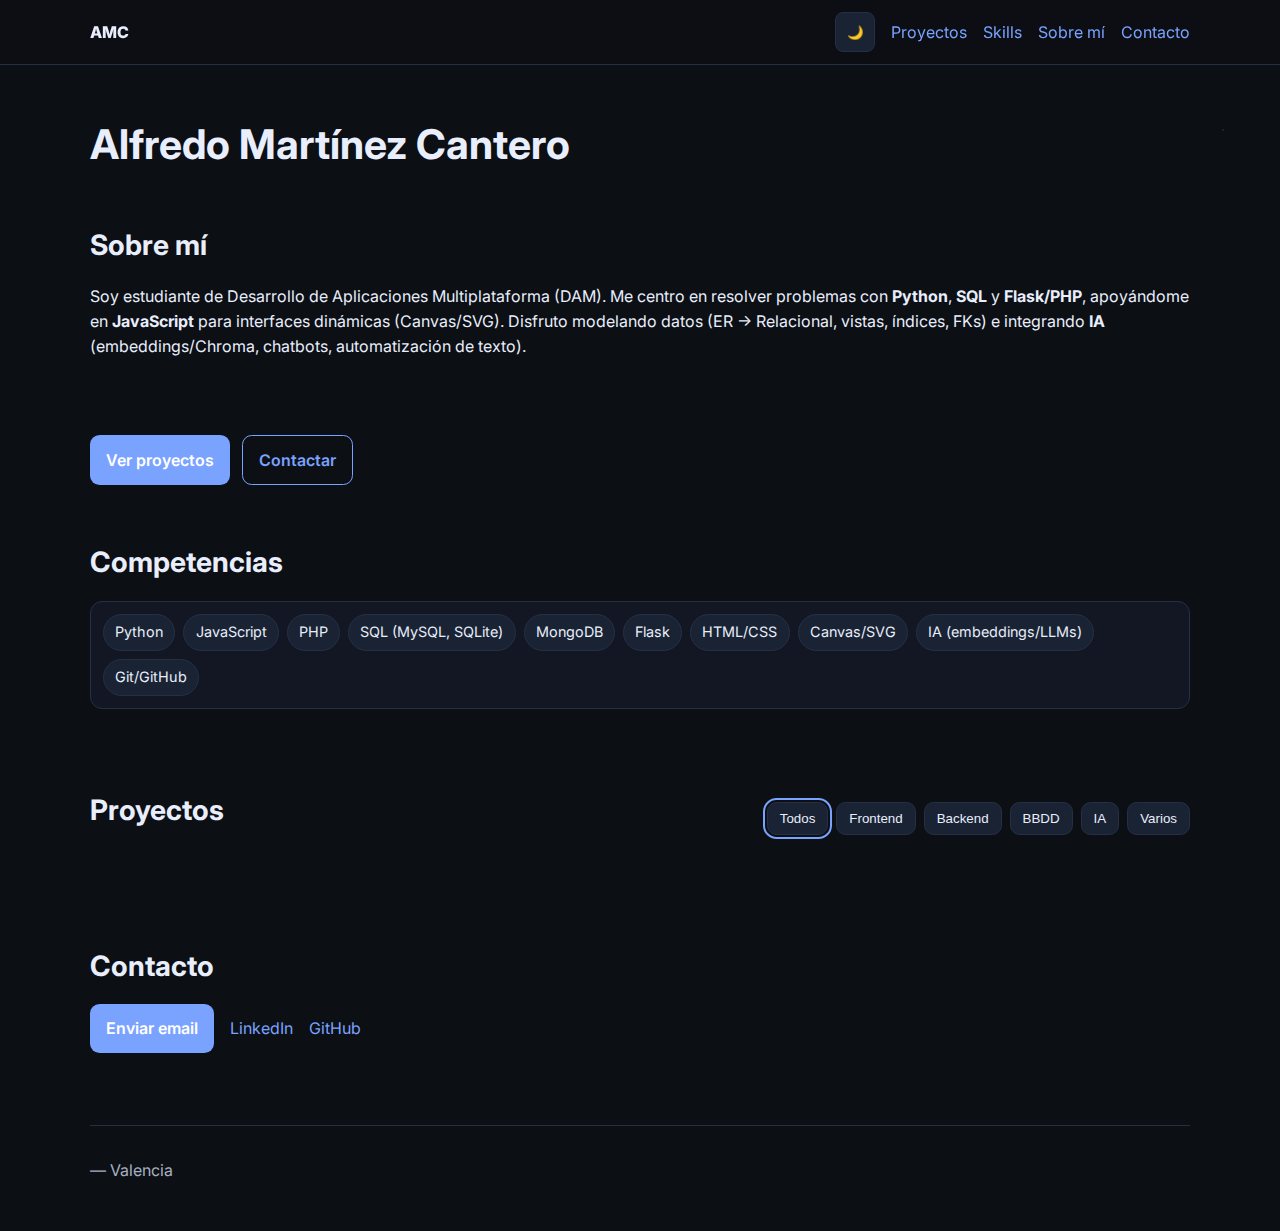
<file: index.html>
<!doctype html>
<html lang="es">
<head>
  <meta charset="utf-8" />
  <meta name="viewport" content="width=device-width,initial-scale=1" />
  <title>Portafolio — Alfredo Martínez Cantero</title>
  <meta name="description" content="Portafolio de proyectos (Python, JS, PHP, SQL, IA) de Alfredo Martínez Cantero." />

  <!-- Fuentes -->
  <link rel="preconnect" href="https://fonts.googleapis.com" />
  <link rel="preconnect" href="https://fonts.gstatic.com" crossorigin />
  <link href="https://fonts.googleapis.com/css2?family=Inter:wght@400;600;800&display=swap" rel="stylesheet" />

  <!-- Estilos -->
  <link rel="stylesheet" href="./assets/css/style.css" />
</head>
<body>
  <a class="skip" href="#contenido">Saltar al contenido</a>

  <header class="topbar">
    <nav class="container nav" aria-label="Principal">
      <a class="brand" href="./">AMC</a>
      <button id="toggleTheme" class="icon-btn" aria-label="Cambiar tema">🌙</button>
      <ul class="menu">
        <li><a href="#proyectos">Proyectos</a></li>
        <li><a href="#skills">Skills</a></li>
        <li><a href="#sobre-mi">Sobre mí</a></li>
        <li><a href="#contacto">Contacto</a></li>
      </ul>
    </nav>
  </header>

  <main id="contenido">
    <!-- HERO -->
    <section id="inicio" class="hero container">
      <div class="hero-text">
        <h1>Alfredo Martínez Cantero</h1>
    <!-- SOBRE MI -->
    <section id="sobre-mi" class="container section">
      <h2>Sobre mí</h2>
      <p>Soy estudiante de Desarrollo de Aplicaciones Multiplataforma (DAM). Me centro en resolver problemas con <strong>Python</strong>, <strong>SQL</strong> y <strong>Flask/PHP</strong>, apoyándome en <strong>JavaScript</strong> para interfaces dinámicas (Canvas/SVG). Disfruto modelando datos (ER → Relacional, vistas, índices, FKs) e integrando <strong>IA</strong> (embeddings/Chroma, chatbots, automatización de texto).</p>
    </section>
        <div class="hero-cta">
          <a class="btn" href="#proyectos">Ver proyectos</a>
          <a class="btn ghost" href="#contacto">Contactar</a>
        </div>
      </div>
      <picture class="hero-media">
        <img src="./assets/img/Foto carné.png" alt="Foto de Alfredo Martínez Cantero" onerror="this.style.display='none'">
      </picture>
    </section>

    <!-- SKILLS -->
    <section id="skills" class="container section">
      <h2>Competencias</h2>
      <div class="chips" role="list" aria-label="Tecnologías">
        <span class="chip" role="listitem">Python</span>
        <span class="chip" role="listitem">JavaScript</span>
        <span class="chip" role="listitem">PHP</span>
        <span class="chip" role="listitem">SQL (MySQL, SQLite)</span>
        <span class="chip" role="listitem">MongoDB</span>
        <span class="chip" role="listitem">Flask</span>
        <span class="chip" role="listitem">HTML/CSS</span>
        <span class="chip" role="listitem">Canvas/SVG</span>
        <span class="chip" role="listitem">IA (embeddings/LLMs)</span>
        <span class="chip" role="listitem">Git/GitHub</span>
      </div>
    </section>

    <!-- PROYECTOS (se rellenan desde el js) -->
    <section id="proyectos" class="container section">
      <div class="section-head">
        <h2>Proyectos</h2>
        <div class="filters" role="tablist" aria-label="Filtrar proyectos">
          <button class="filter is-active" data-filter="all" role="tab" aria-selected="true">Todos</button>
          <button class="filter" data-filter="frontend" role="tab">Frontend</button>
          <button class="filter" data-filter="backend" role="tab">Backend</button>
          <button class="filter" data-filter="bbdd" role="tab">BBDD</button>
          <button class="filter" data-filter="ia" role="tab">IA</button>
          <button class="filter" data-filter="otros" role="tab">Varios</button>
        </div>
      </div>

      <div id="gridProyectos" class="grid" aria-live="polite" aria-busy="false">
        <!-- Tarjetas inyectadas dinámicamente -->
      </div>
    </section>

<!-- CONTACTO -->
<section id="contacto" class="container section">
  <h2>Contacto</h2>
  <div class="contact">
    <div class="actions">
      <a class="btn"
         href="https://mail.google.com/mail/?view=cm&fs=1&to=alfredomartinezcantero@gmail.com&su=Contacto%20desde%20tu%20portafolio"
         target="_blank" rel="noopener">
        Enviar email
      </a>
    </div>

    <div class="links">
      <a href="https://www.linkedin.com/" target="_blank" rel="noopener noreferrer">LinkedIn</a>
      <a href="https://github.com/" target="_blank" rel="noopener noreferrer">GitHub</a>
    </div>

    <div class="muted" style="margin-top:.5rem;">

    </div>
  </div>
</section>
  </main>

  <footer class="container footer">
    <span id="year"></span>— Valencia</small>
  </footer>

  <!-- Scripts -->
  <script src="./assets/js/app.js"></script>
</body>
</html>
</file>
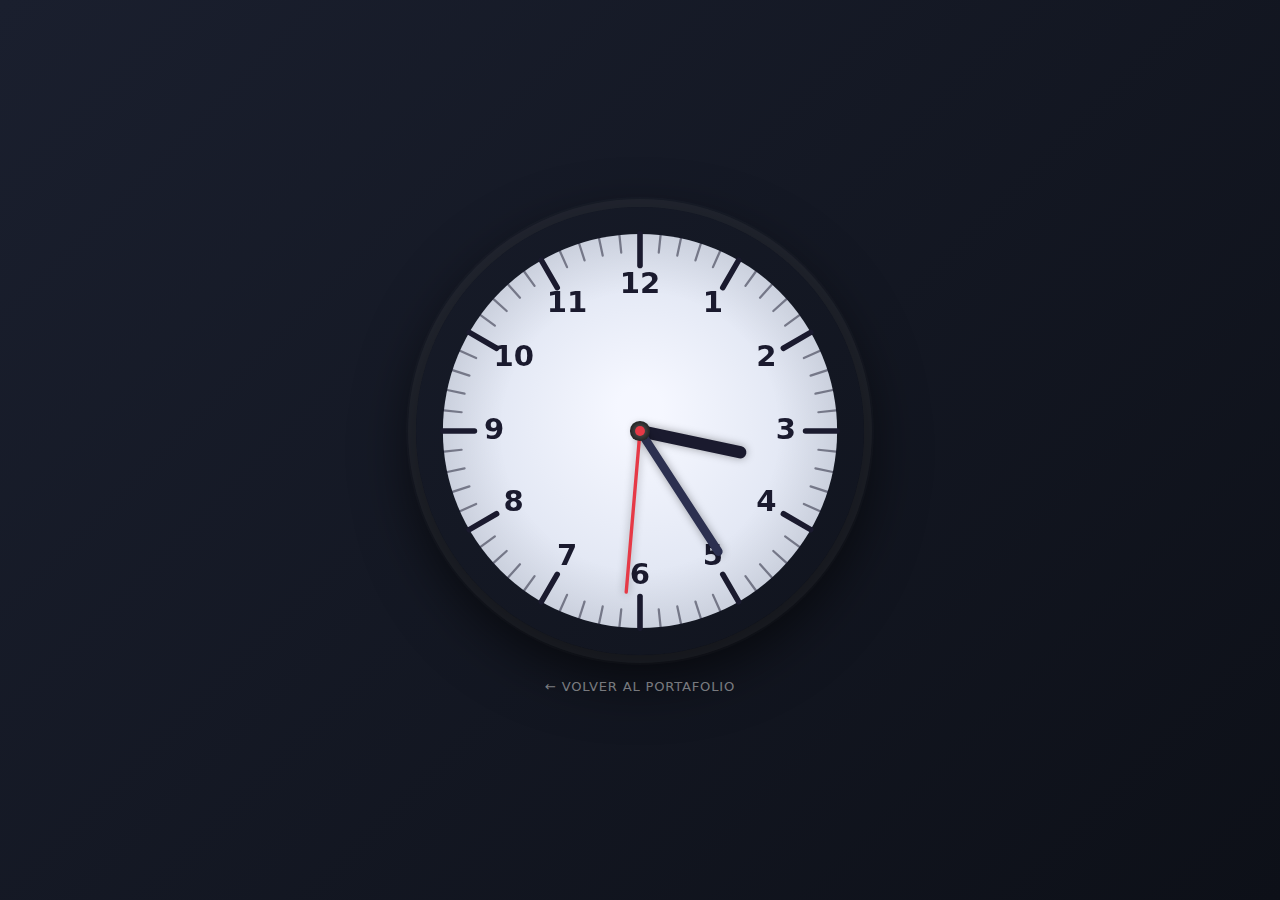
<file: reloj.html>
<!doctype html>
<html lang="es">
<head>
  <meta charset="utf-8" />
  <meta name="viewport" content="width=device-width, initial-scale=1" />
  <title>Reloj Analógico — Alfredo Martínez Cantero</title>
  <meta name="description" content="Reloj analógico dibujado con Canvas API y requestAnimationFrame." />
  <style>
    *, *::before, *::after { box-sizing: border-box; }

    body {
      margin: 0;
      min-height: 100vh;
      display: flex;
      flex-direction: column;
      align-items: center;
      justify-content: center;
      gap: 1.5rem;
      background: linear-gradient(135deg, #1a1f2e 0%, #0d1018 100%);
      font-family: system-ui, sans-serif;
    }

    canvas {
      border-radius: 50%;
      box-shadow:
        0 0 0 8px rgba(255,255,255,.04),
        0 0 0 10px rgba(255,255,255,.02),
        0 20px 60px rgba(0,0,0,.7);
    }

    .back-link {
      color: rgba(255,255,255,.45);
      text-decoration: none;
      font-size: .82rem;
      letter-spacing: .06em;
      text-transform: uppercase;
      transition: color 200ms ease;
    }
    .back-link:hover { color: rgba(255,255,255,.8); }
  </style>
</head>
<body>
  <canvas id="clockCanvas" aria-label="Reloj analógico en tiempo real"></canvas>
  <a class="back-link" href="./">← Volver al portafolio</a>

  <script>
    'use strict';

    const canvas = document.getElementById('clockCanvas');
    const ctx    = canvas.getContext('2d');

    // Tamaño responsivo
    const SIZE = Math.min(window.innerWidth, window.innerHeight, 480) - 32;
    canvas.width  = SIZE;
    canvas.height = SIZE;
    const R = SIZE / 2;      // radio del canvas
    const CR = R * 0.88;     // radio del círculo del reloj

    ctx.lineCap = 'round';

    /** Dibuja los números 1-12 */
    const drawNumbers = () => {
      ctx.fillStyle   = '#1a1a2e';
      ctx.font        = `bold ${R * 0.13}px system-ui, sans-serif`;
      ctx.textAlign   = 'center';
      ctx.textBaseline = 'middle';

      for (let n = 1; n <= 12; n++) {
        const ang = (n * Math.PI / 6) - Math.PI / 2;
        const x   = R + Math.cos(ang) * CR * 0.74;
        const y   = R + Math.sin(ang) * CR * 0.74;
        ctx.fillText(n, x, y);
      }
    };

    /** Dibuja las marcas de minutos/horas */
    const drawTicks = () => {
      for (let i = 0; i < 60; i++) {
        const ang    = (i * Math.PI) / 30;
        const isHour = i % 5 === 0;
        const outer  = R + Math.cos(ang) * CR;
        const innerR = isHour ? CR * 0.84 : CR * 0.91;
        const inner  = R + Math.cos(ang) * innerR;

        ctx.lineWidth   = isHour ? R * 0.025 : R * 0.01;
        ctx.strokeStyle = isHour ? '#1a1a2e' : 'rgba(26,26,46,.5)';
        ctx.beginPath();
        ctx.moveTo(outer, R + Math.sin(ang) * CR);
        ctx.lineTo(inner, R + Math.sin(ang) * innerR);
        ctx.stroke();
      }
    };

    /**
     * Dibuja una manecilla.
     * @param {number} angle  — ángulo en radianes
     * @param {number} length — longitud relativa a R
     * @param {number} width  — grosor relativo a R
     * @param {string} color  — color de la manecilla
     */
    const drawHand = (angle, length, width, color) => {
      const x = R + Math.cos(angle) * length;
      const y = R + Math.sin(angle) * length;
      ctx.lineWidth   = width;
      ctx.strokeStyle = color;
      ctx.shadowColor = 'rgba(0,0,0,.35)';
      ctx.shadowBlur  = R * 0.04;
      ctx.beginPath();
      ctx.moveTo(R, R);
      ctx.lineTo(x, y);
      ctx.stroke();
      ctx.shadowBlur = 0;
    };

    /** Bucle principal — llamado por requestAnimationFrame */
    const draw = () => {
      const now = new Date();
      const h   = now.getHours() % 12;
      const m   = now.getMinutes();
      const s   = now.getSeconds();
      const ms  = now.getMilliseconds();

      // Fondo del canvas
      ctx.clearRect(0, 0, SIZE, SIZE);

      // Cara del reloj — gradiente radial
      const face = ctx.createRadialGradient(R, R * 0.9, R * 0.1, R, R, CR);
      face.addColorStop(0, '#f5f7ff');
      face.addColorStop(1, '#dce2f0');
      ctx.fillStyle = face;
      ctx.beginPath();
      ctx.arc(R, R, CR, 0, Math.PI * 2);
      ctx.fill();

      // Sombra interior sutil
      const inner = ctx.createRadialGradient(R, R, CR * 0.7, R, R, CR);
      inner.addColorStop(0, 'transparent');
      inner.addColorStop(1, 'rgba(0,0,0,.08)');
      ctx.fillStyle = inner;
      ctx.beginPath();
      ctx.arc(R, R, CR, 0, Math.PI * 2);
      ctx.fill();

      drawTicks();
      drawNumbers();

      // Ángulos con interpolación de milisegundos (movimiento continuo)
      const angS = ((s + ms / 1000) / 60) * Math.PI * 2 - Math.PI / 2;
      const angM = ((m + s / 60)    / 60) * Math.PI * 2 - Math.PI / 2;
      const angH = ((h + m / 60)    / 12) * Math.PI * 2 - Math.PI / 2;

      drawHand(angH, CR * 0.52, R * 0.055, '#1a1a2e');
      drawHand(angM, CR * 0.73, R * 0.038, '#2c3050');
      drawHand(angS, CR * 0.82, R * 0.015, '#e63946');

      // Centro decorativo
      const hub = ctx.createRadialGradient(R, R, 1, R, R, R * 0.06);
      hub.addColorStop(0, '#555');
      hub.addColorStop(1, '#111');
      ctx.fillStyle = hub;
      ctx.beginPath();
      ctx.arc(R, R, R * 0.045, 0, Math.PI * 2);
      ctx.fill();

      // Punto rojo del segundero
      ctx.fillStyle = '#e63946';
      ctx.beginPath();
      ctx.arc(R, R, R * 0.022, 0, Math.PI * 2);
      ctx.fill();

      requestAnimationFrame(draw);
    };

    requestAnimationFrame(draw);
  </script>
</body>
</html>
</file>
<file: assets/css/style.css>
:root {
  --bg: #0c0f14;
  --bg-soft: #121723;
  --txt: #e8eefc;
  --muted: #a7b0c0;
  --brand: #7aa2ff;
  --chip: #1a2333;
  --card: #0f1624;
  --border: #253047;
}
:root.light {
  --bg: #ffffff;
  --bg-soft: #f6f7fb;
  --txt: #161a23;
  --muted: #525c6b;
  --brand: #2c5aff;
  --chip: #e8ecf7;
  --card: #ffffff;
  --border: #e1e6f0;
}

* { box-sizing: border-box; }
html, body { height: 100%; }
body {
  margin: 0;
  font-family: Inter, system-ui, -apple-system, Segoe UI, Roboto, "Helvetica Neue", Arial, "Noto Sans";
  background: var(--bg);
  color: var(--txt);
  line-height: 1.55;
}

a { color: var(--brand); text-decoration: none; }
a:hover { text-decoration: underline; }
.container { width: min(1100px, 92vw); margin-inline: auto; }
.skip { position: absolute; left: -9999px; top: auto; }
.skip:focus { left: 1rem; top: 1rem; background: var(--brand); color: white; padding: .5rem .75rem; border-radius: .5rem; }

.topbar {
  position: sticky; top: 0; z-index: 50;
  background: color-mix(in oklab, var(--bg), transparent 25%);
  backdrop-filter: blur(8px);
  border-bottom: 1px solid var(--border);
}
.nav {
  display: grid;
  grid-template-columns: 1fr auto auto;
  align-items: center;
  padding: .75rem 0;
  gap: 1rem;
}
.brand { font-weight: 800; color: var(--txt); }
.menu { display: flex; gap: 1rem; list-style: none; margin: 0; padding: 0; }
.icon-btn {
  width: 40px; height: 40px; border-radius: 8px;
  border: 1px solid var(--border);
  background: var(--chip); color: var(--txt);
  cursor: pointer;
}

.hero {
  display: grid;
  grid-template-columns: 1.3fr .7fr;
  gap: 2rem; padding: 3rem 0 1rem;
}
.hero-text h1 { font-size: clamp(2rem, 3.2vw, 3rem); margin: 0 0 .5rem; }
.lead { color: var(--muted); max-width: 56ch; }
.hero-cta { margin-top: 1.25rem; display: flex; gap: .75rem; flex-wrap: wrap; }

.btn {
  background: var(--brand); color: white; border: 0; padding: .75rem 1rem;
  border-radius: .6rem; font-weight: 600; display: inline-flex; align-items: center; gap: .5rem;
}
.btn.ghost { background: transparent; color: var(--brand); border: 1px solid var(--brand); }

.hero-media img {
  width: 50%; height: auto; border-radius: 1rem;
  border: 1px solid var(--border);
}

.section { padding: 2.5rem 0; }
.section h2 { margin: 0 0 1rem; font-size: clamp(1.4rem, 2.2vw, 1.8rem); }

.chips {
  display: flex; flex-wrap: wrap; gap: .5rem;
  background: var(--bg-soft); padding: .75rem; border-radius: .75rem;
  border: 1px solid var(--border);
}
.chip {
  display: inline-flex; align-items: center; padding: .4rem .7rem;
  border-radius: 999px; background: var(--chip); color: var(--txt);
  border: 1px solid var(--border); font-size: .9rem;
}

.section-head { display: flex; align-items: center; justify-content: space-between; gap: 1rem; }
.filters { display: flex; flex-wrap: wrap; gap: .5rem; }
.filter {
  border: 1px solid var(--border); background: var(--chip); color: var(--txt);
  padding: .5rem .75rem; border-radius: .6rem; cursor: pointer;
}
.filter.is-active { outline: 2px solid var(--brand); outline-offset: 2px; }

.grid {
  display: grid; gap: 1rem;
  grid-template-columns: repeat(auto-fill, minmax(260px, 1fr));
  margin-top: 1rem;
}

.card {
  background: var(--card); border: 1px solid var(--border); border-radius: .9rem;
  overflow: hidden; display: grid; grid-template-rows: auto 1fr auto;
}
.card img {
  inline-size: 100%; aspect-ratio: 16/9; object-fit: cover; display: block;
  background: var(--bg-soft);
}
.card .thumb {
  inline-size: 100%; aspect-ratio: 16/9; display:flex; align-items:center; justify-content:center;
  background: var(--bg-soft); color: var(--muted);
}
.card .body { padding: .9rem; }
.card h3 { margin: 0 0 .25rem; font-size: 1.1rem; }
.card p { margin: 0; color: var(--muted); }
.badges { display: flex; flex-wrap: wrap; gap: .25rem; margin-top: .5rem; }
.badge {
  background: var(--chip); border: 1px solid var(--border); color: var(--txt);
  padding: .15rem .45rem; border-radius: .4rem; font-size: .75rem;
}
.card .actions {
  display: flex; gap: .5rem; padding: .9rem; border-top: 1px solid var(--border);
}
.card .actions a { flex: 1; text-align: center; }
.card .actions .ghost { background: transparent; color: var(--txt); border: 1px solid var(--border); }

.contact { display: flex; gap: 1rem; align-items: center; flex-wrap: wrap; }
.links { display: flex; gap: 1rem; }

.footer { padding: 2rem 0 3rem; color: var(--muted); border-top: 1px solid var(--border); margin-top: 2rem; }

@media (max-width: 860px) {
  .hero { grid-template-columns: 1fr; align-items: center; }
  .nav { grid-template-columns: auto 1fr auto; }
  .menu { display: none; } /* minimal para móvil */
}
</file>
